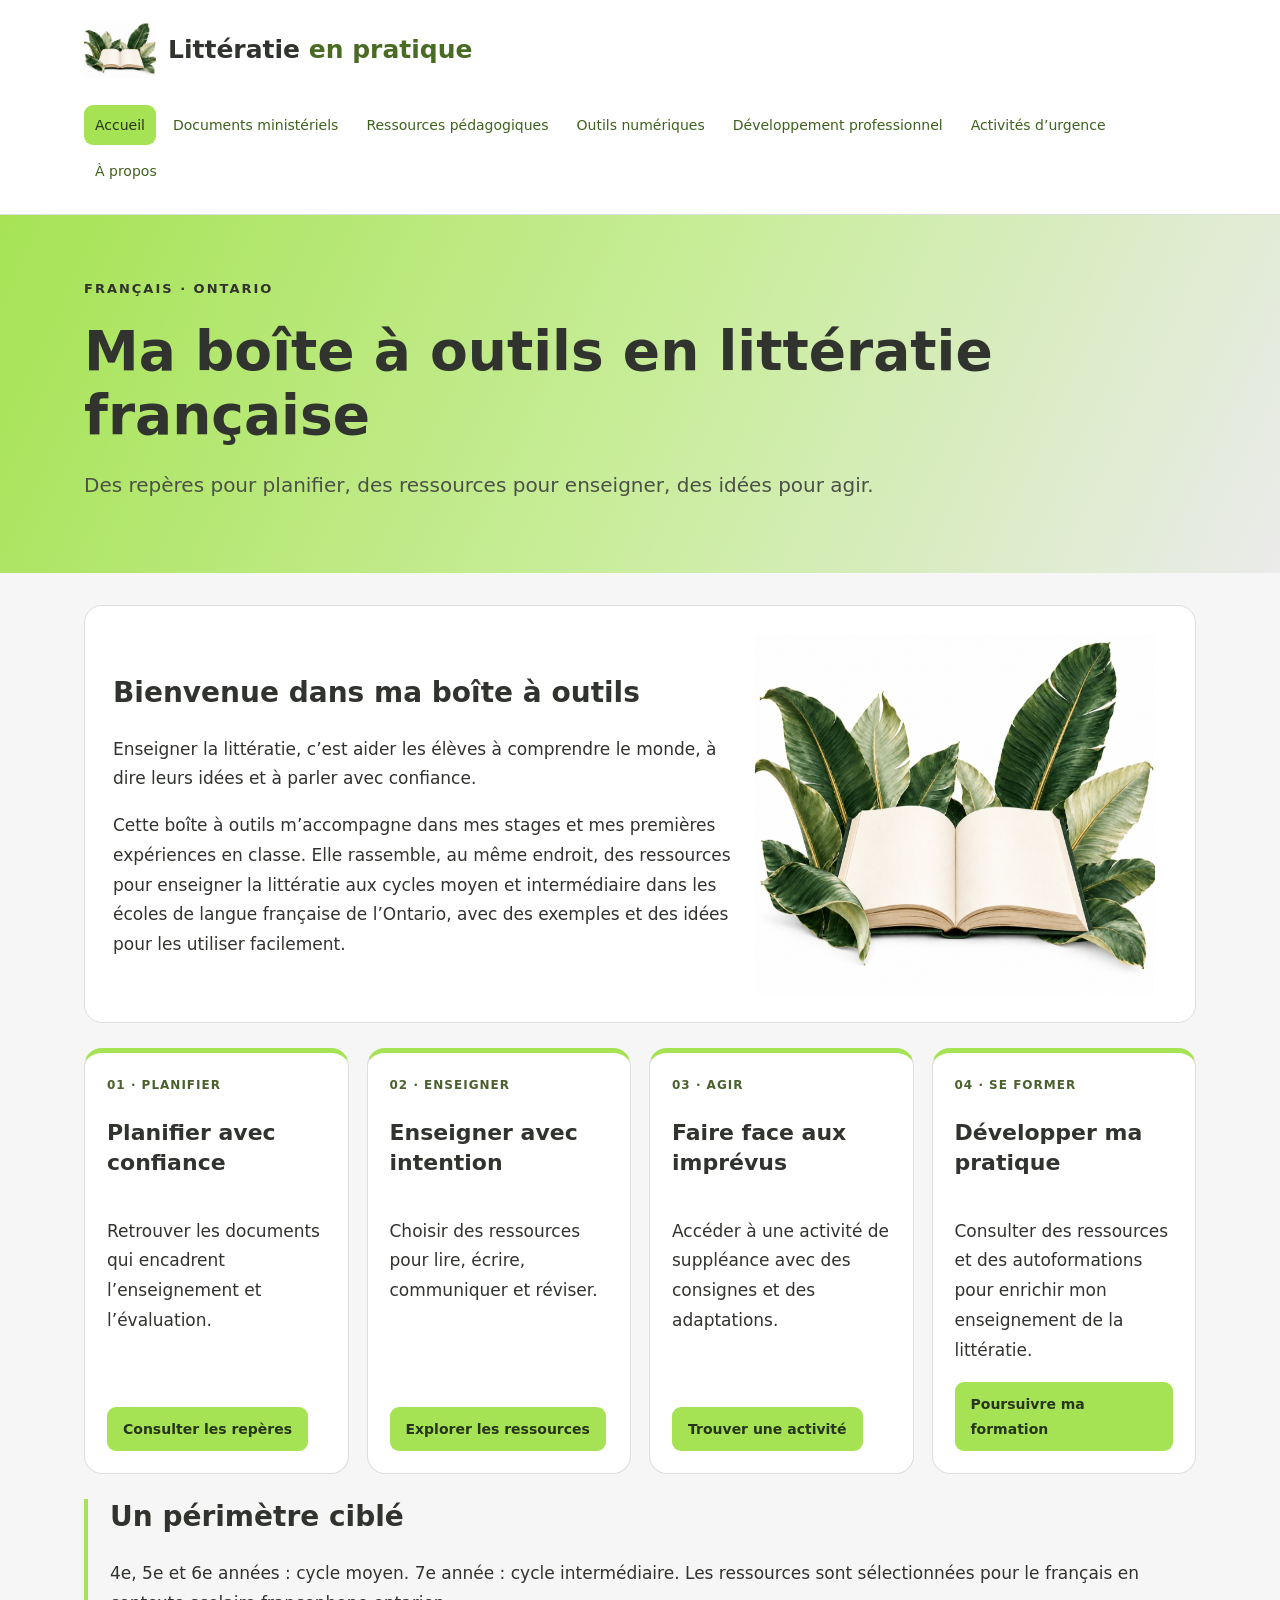
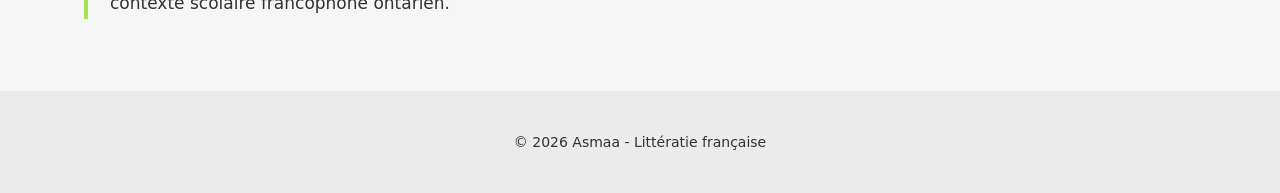
<file: index.html>
<!DOCTYPE html>
<html lang="fr">
 <head>
  <meta charset="utf-8"/>
  <meta content="width=device-width, initial-scale=1" name="viewport"/>
  <meta content="Boîte à outils en littératie française pour la 4e, la 5e, la 6e et la 7e année en Ontario." name="description"/>
  <title>
   Ma boîte à outils en littératie française | Littératie en pratique
  </title>
  <link href="assets/style.css" rel="stylesheet"/>
  <script defer="" src="assets/composants.js">
  </script>
  <style>
   .accueil-actions{grid-template-columns:repeat(4,minmax(0,1fr));gap:18px;align-items:stretch}.accueil-actions .card{display:flex;flex-direction:column;min-width:0;padding:22px}.accueil-actions .card h3{overflow-wrap:break-word}.accueil-actions .card .button{margin-top:auto;align-self:flex-start}@media(max-width:1000px){.accueil-actions{grid-template-columns:repeat(2,minmax(0,1fr))}}@media(max-width:600px){.accueil-actions{grid-template-columns:1fr}}@media print{.accueil-actions{display:block}}
  </style>
  <link href="assets/logo-livre.jpg" rel="icon" type="image/jpeg"/>
 </head>
 <body id="haut">
  <a class="skip" href="#contenu">
   Aller au contenu
  </a>
  <div id="entete">
  </div>
  <noscript>
   <p>
    Activez JavaScript pour afficher le menu et le pied de page communs.
    <a href="index.html">
     Accueil
    </a>
    ·
    <a href="apropos.html">
     À propos
    </a>
   </p>
  </noscript>
  <section class="hero">
   <div class="wrap">
    <p class="eyebrow">
     Français · Ontario
    </p>
    <h1>
     Ma boîte à outils en littératie française
    </h1>
    <p class="intro">
     Des repères pour planifier, des ressources pour enseigner, des idées pour agir.
    </p>
   </div>
  </section>
  <main class="wrap" id="contenu">
   <section class="panel welcome">
    <div>
     <h2>
      Bienvenue dans ma boîte à outils
     </h2>
     <p>
      Enseigner la littératie, c’est aider les élèves à comprendre le monde, à dire leurs idées et à parler avec confiance.
     </p>
     <p>
      Cette boîte à outils m’accompagne dans mes stages et mes premières expériences en classe. Elle rassemble, au même endroit, des ressources pour enseigner la littératie aux cycles moyen et intermédiaire dans les écoles de langue française de l’Ontario, avec des exemples et des idées pour les utiliser facilement.
     </p>
    </div>
    <img alt="Livre ouvert entouré de feuilles vertes sur fond blanc" class="book" height="360" src="assets/livre.jpg" width="460"/>
   </section>
   <div class="grid accueil-actions">
    <article class="card">
     <span class="tag">
      01 · PLANIFIER
     </span>
     <h3>
      Planifier avec confiance
     </h3>
     <p>
      Retrouver les documents qui encadrent l’enseignement et l’évaluation.
     </p>
     <a class="button" href="documents.html">
      Consulter les repères
     </a>
    </article>
    <article class="card">
     <span class="tag">
      02 · ENSEIGNER
     </span>
     <h3>
      Enseigner avec intention
     </h3>
     <p>
      Choisir des ressources pour lire, écrire, communiquer et réviser.
     </p>
     <a class="button" href="ressources.html">
      Explorer les ressources
     </a>
    </article>
    <article class="card">
     <span class="tag">
      03 · AGIR
     </span>
     <h3>
      Faire face aux imprévus
     </h3>
     <p>
      Accéder à une activité de suppléance avec des consignes et des adaptations.
     </p>
     <a class="button" href="activites.html">
      Trouver une activité
     </a>
    </article>
    <article class="card">
     <span class="tag">
      04 · SE FORMER
     </span>
     <h3>
      Développer ma pratique
     </h3>
     <p>
      Consulter des ressources et des autoformations pour enrichir mon enseignement de la littératie.
     </p>
     <a class="button" href="formation.html">
      Poursuivre ma formation
     </a>
    </article>
   </div>
   <section class="scope">
    <h2>
     Un périmètre ciblé
    </h2>
    <p>
     4e, 5e et 6e années : cycle moyen. 7e année : cycle intermédiaire. Les ressources sont sélectionnées pour le français en contexte scolaire francophone ontarien.
    </p>
   </section>
  </main>
  <div id="pied-de-page">
  </div>
 </body>
</html>
</file>
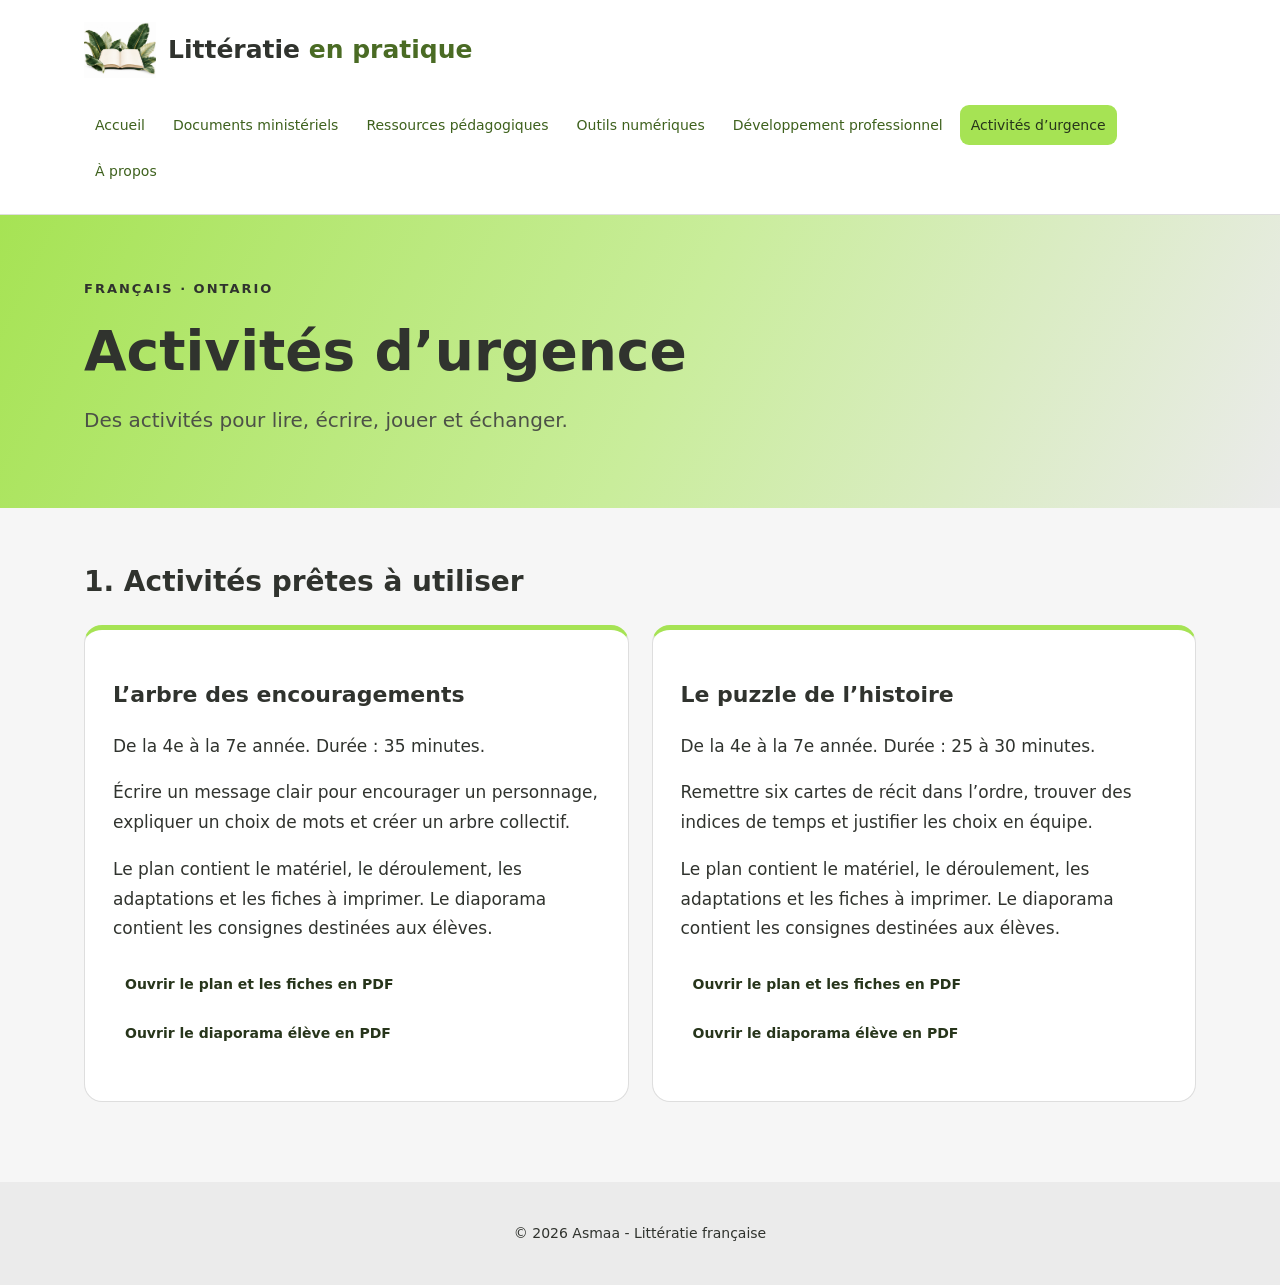
<file: activites.html>
<!DOCTYPE html>
<html lang="fr">
 <head>
  <meta charset="utf-8"/>
  <meta content="width=device-width, initial-scale=1" name="viewport"/>
  <title>
   Activités d’urgence | Littératie en pratique
  </title>
  <link href="assets/style.css" rel="stylesheet"/>
  <script defer="" src="assets/composants.js">
  </script>
  <link href="assets/logo-livre.jpg" rel="icon" type="image/jpeg"/>
 </head>
 <body id="haut">
  <a class="skip" href="#contenu">
   Aller au contenu
  </a>
  <div id="entete">
  </div>
  <noscript>
   <p>
    <a href="index.html">
     Accueil
    </a>
   </p>
  </noscript>
  <section class="hero">
   <div class="wrap">
    <p class="eyebrow">
     Français · Ontario
    </p>
    <h1>
     Activités d’urgence
    </h1>
    <p class="intro">
     Des activités pour lire, écrire, jouer et échanger.
    </p>
   </div>
  </section>
  <main class="wrap" id="contenu">
   <section>
    <h2>
     1. Activités prêtes à utiliser
    </h2>
    <div class="grid">
     <article class="card">
      <h3>
       L’arbre des encouragements
      </h3>
      <p>
       De la 4e à la 7e année. Durée : 35 minutes.
      </p>
      <p>
       Écrire un message clair pour encourager un personnage, expliquer un choix de mots et créer un arbre collectif.
      </p>
      <p>
       Le plan contient le matériel, le déroulement, les adaptations et les fiches à imprimer. Le diaporama contient les consignes destinées aux élèves.
      </p>
      <div class="toc">
       <a class="button" href="assets/Plan%20et%20fiches%20L%20arbre%20des%20encouragements.pdf" rel="noopener noreferrer" target="_blank">
        Ouvrir le plan et les fiches en PDF
       </a>
       <a class="button" href="assets/L%20arbre%20des%20encouragements%20eleves.pdf" rel="noopener noreferrer" target="_blank">
        Ouvrir le diaporama élève en PDF
       </a>
      </div>
     </article>
     <article class="card">
      <h3>
       Le puzzle de l’histoire
      </h3>
      <p>
       De la 4e à la 7e année. Durée : 25 à 30 minutes.
      </p>
      <p>
       Remettre six cartes de récit dans l’ordre, trouver des indices de temps et justifier les choix en équipe.
      </p>
      <p>
       Le plan contient le matériel, le déroulement, les adaptations et les fiches à imprimer. Le diaporama contient les consignes destinées aux élèves.
      </p>
      <div class="toc">
       <a class="button" href="assets/Plan%20et%20fiches%20Le%20puzzle%20de%20l%20histoire.pdf" rel="noopener noreferrer" target="_blank">
        Ouvrir le plan et les fiches en PDF
       </a>
       <a class="button" href="assets/Le%20puzzle%20de%20l%20histoire%20eleves.pdf" rel="noopener noreferrer" target="_blank">
        Ouvrir le diaporama élève en PDF
       </a>
      </div>
     </article>
    </div>
   </section>
  </main>
  <div id="pied-de-page">
  </div>
 </body>
</html>
</file>
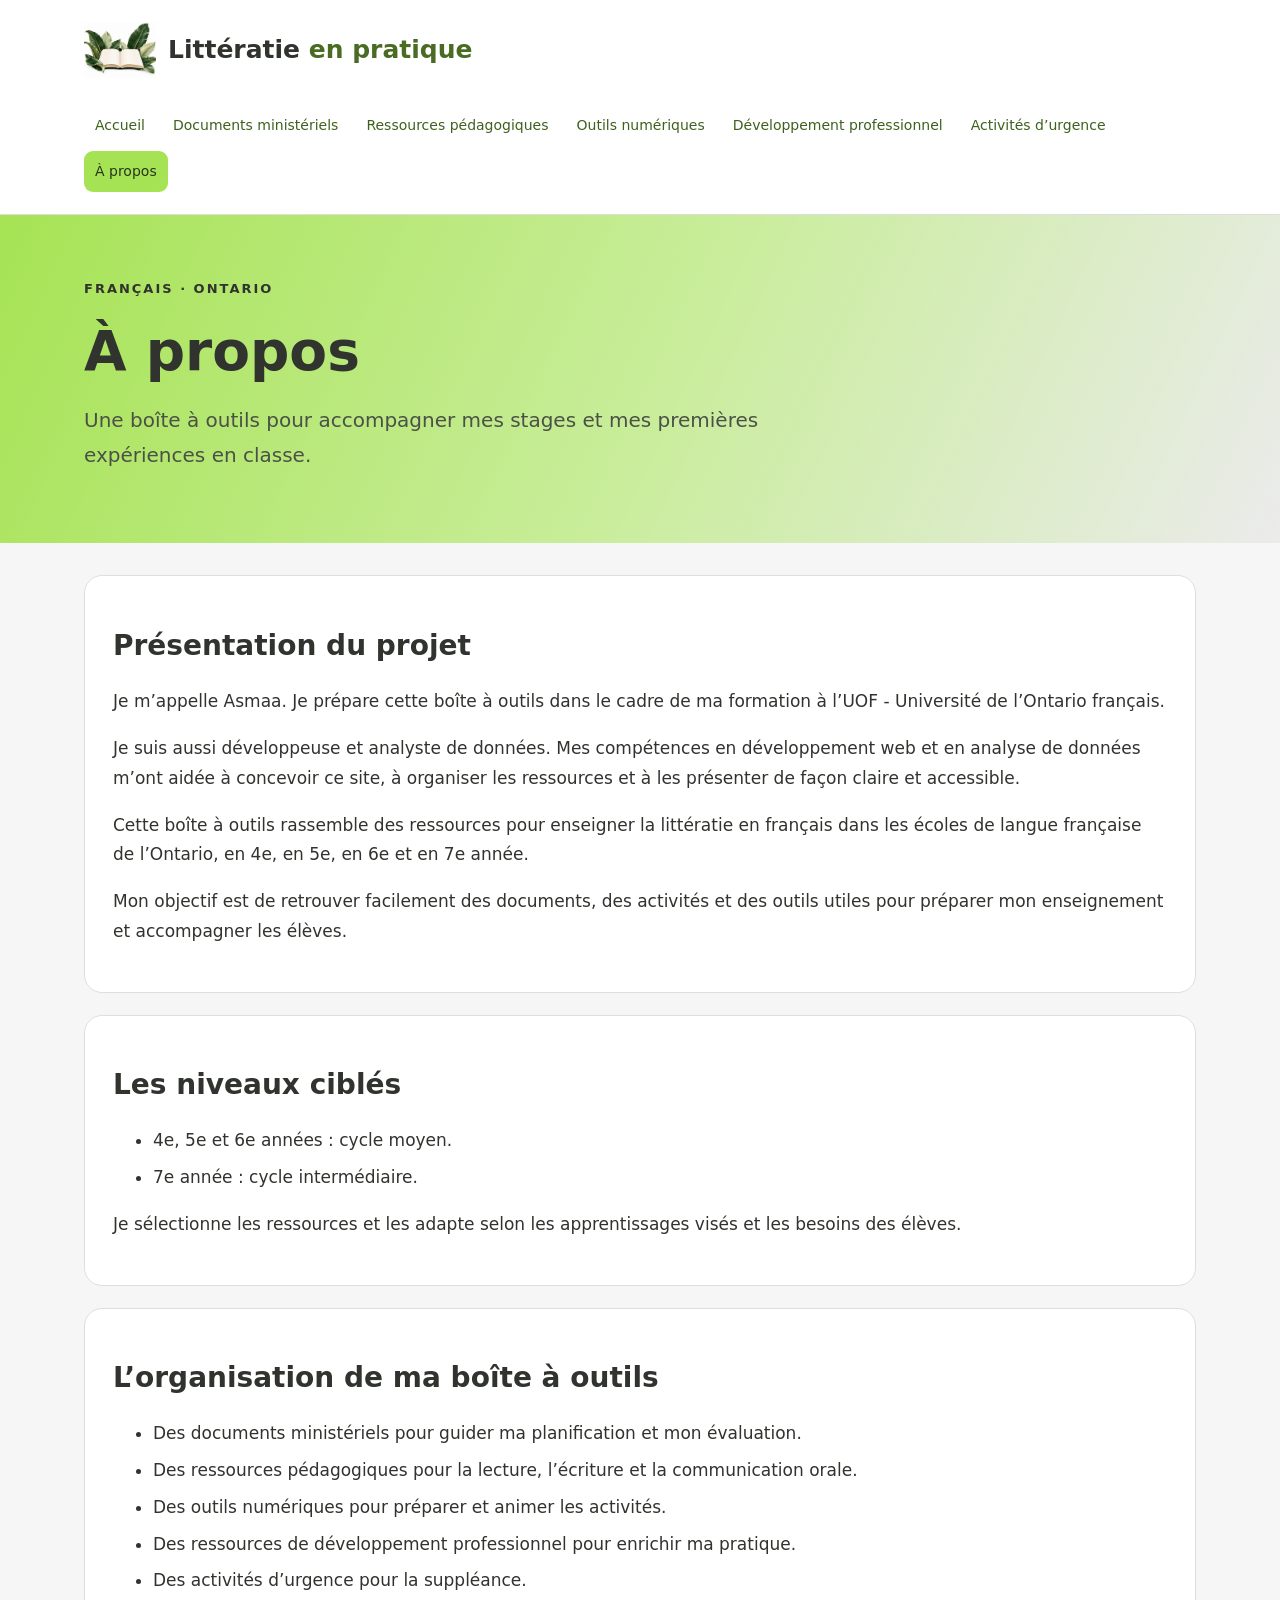
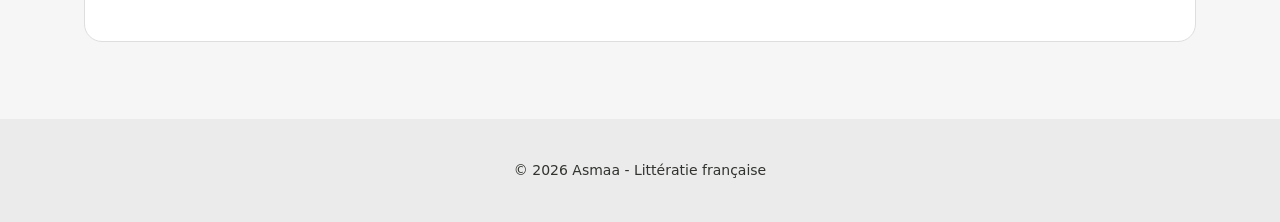
<file: apropos.html>
<!DOCTYPE html>
<html lang="fr">
 <head>
  <meta charset="utf-8"/>
  <meta content="width=device-width, initial-scale=1" name="viewport"/>
  <title>
   À propos | Littératie en pratique
  </title>
  <link href="assets/style.css" rel="stylesheet"/>
  <script defer="" src="assets/composants.js">
  </script>
  <link href="assets/logo-livre.jpg" rel="icon" type="image/jpeg"/>
 </head>
 <body id="haut">
  <a class="skip" href="#contenu">
   Aller au contenu
  </a>
  <div id="entete">
  </div>
  <noscript>
   <p>
    <a href="index.html">
     Accueil
    </a>
   </p>
  </noscript>
  <section class="hero">
   <div class="wrap">
    <p class="eyebrow">
     Français · Ontario
    </p>
    <h1>
     À propos
    </h1>
    <p class="intro">
     Une boîte à outils pour accompagner mes stages et mes premières expériences en classe.
    </p>
   </div>
  </section>
  <main class="wrap" id="contenu">
   <section class="panel">
    <h2>
     Présentation du projet
    </h2>
    <p>
     Je m’appelle Asmaa. Je prépare cette boîte à outils dans le cadre de ma formation à l’UOF - Université de l’Ontario français.
    </p>
    <p>
     Je suis aussi développeuse et analyste de données. Mes compétences en développement web et en analyse de données m’ont aidée à concevoir ce site, à organiser les ressources et à les présenter de façon claire et accessible.
    </p>
    <p>
     Cette boîte à outils rassemble des ressources pour enseigner la littératie en français dans les écoles de langue française de l’Ontario, en 4e, en 5e, en 6e et en 7e année.
    </p>
    <p>
     Mon objectif est de retrouver facilement des documents, des activités et des outils utiles pour préparer mon enseignement et accompagner les élèves.
    </p>
   </section>
   <section class="panel">
    <h2>
     Les niveaux ciblés
    </h2>
    <ul>
     <li>
      4e, 5e et 6e années : cycle moyen.
     </li>
     <li>
      7e année : cycle intermédiaire.
     </li>
    </ul>
    <p>
     Je sélectionne les ressources et les adapte selon les apprentissages visés et les besoins des élèves.
    </p>
   </section>
   <section class="panel">
    <h2>
     L’organisation de ma boîte à outils
    </h2>
    <ul>
     <li>
      Des documents ministériels pour guider ma planification et mon évaluation.
     </li>
     <li>
      Des ressources pédagogiques pour la lecture, l’écriture et la communication orale.
     </li>
     <li>
      Des outils numériques pour préparer et animer les activités.
     </li>
     <li>
      Des ressources de développement professionnel pour enrichir ma pratique.
     </li>
     <li>
      Des activités d’urgence pour la suppléance.
     </li>
    </ul>
   </section>
  </main>
  <div id="pied-de-page">
  </div>
 </body>
</html>
</file>
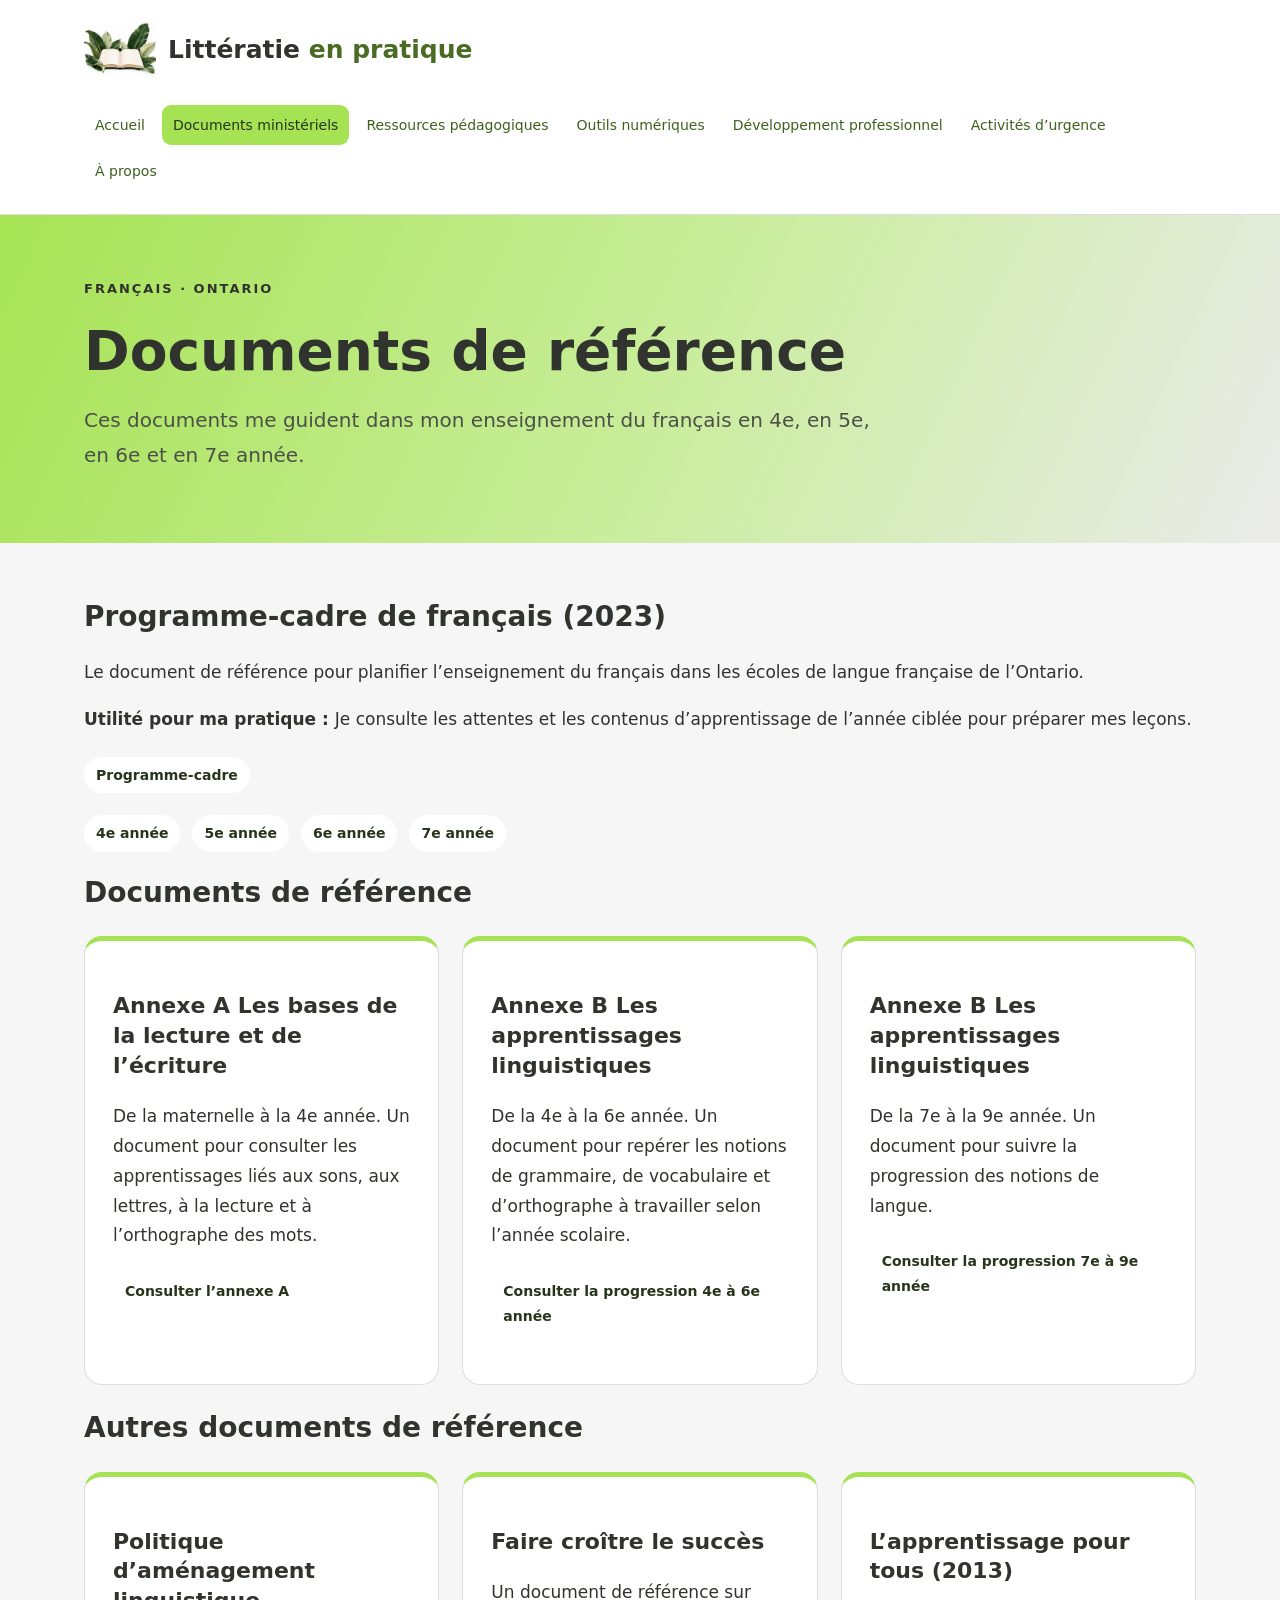
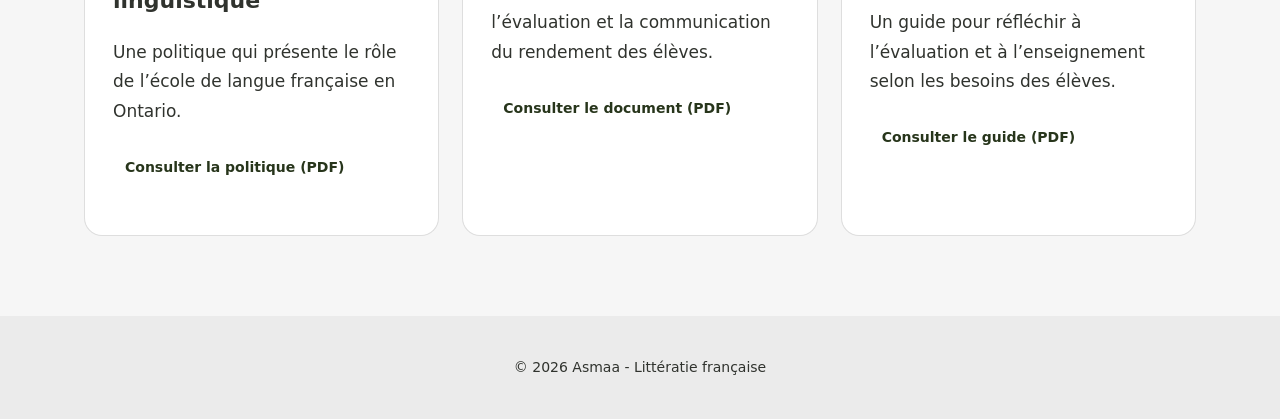
<file: documents.html>
<!DOCTYPE html>
<html lang="fr">
 <head>
  <meta charset="utf-8"/>
  <meta content="width=device-width, initial-scale=1" name="viewport"/>
  <title>
   Documents de référence | Littératie en pratique
  </title>
  <link href="assets/style.css" rel="stylesheet"/>
  <script defer="" src="assets/composants.js">
  </script>
  <link href="assets/logo-livre.jpg" rel="icon" type="image/jpeg"/>
 </head>
 <body id="haut">
  <a class="skip" href="#contenu">
   Aller au contenu
  </a>
  <div id="entete">
  </div>
  <noscript>
   <p>
    <a href="index.html">
     Accueil
    </a>
   </p>
  </noscript>
  <section class="hero">
   <div class="wrap">
    <p class="eyebrow">
     Français · Ontario
    </p>
    <h1>
     Documents de référence
    </h1>
    <p class="intro">
     Ces documents me guident dans mon enseignement du français en 4e, en 5e, en 6e et en 7e année.
    </p>
   </div>
  </section>
  <main class="wrap" id="contenu">
   <section>
    <h2>
     Programme-cadre de français (2023)
    </h2>
    <p>
     Le document de référence pour planifier l’enseignement du français dans les écoles de langue française de l’Ontario.
    </p>
    <p>
     <strong>
      Utilité pour ma pratique :
     </strong>
     Je consulte les attentes et les contenus d’apprentissage de l’année ciblée pour préparer mes leçons.
    </p>
    <div class="toc">
     <a class="button" href="https://www.dcp.edu.gov.on.ca/fr/curriculum/elementaire-francais" rel="noopener noreferrer" target="_blank">
      Programme-cadre
     </a>
    </div>
    <div class="toc">
     <a class="button" href="https://www.dcp.edu.gov.on.ca/fr/curriculum/elementaire-francais/annee/4e-annee" rel="noopener noreferrer" target="_blank">
      4e année
     </a>
     <a class="button" href="https://www.dcp.edu.gov.on.ca/fr/curriculum/elementaire-francais/annee/5e-annee" rel="noopener noreferrer" target="_blank">
      5e année
     </a>
     <a class="button" href="https://www.dcp.edu.gov.on.ca/fr/curriculum/elementaire-francais/annee/6e-annee" rel="noopener noreferrer" target="_blank">
      6e année
     </a>
     <a class="button" href="https://www.dcp.edu.gov.on.ca/fr/curriculum/elementaire-francais/annee/7e-annee" rel="noopener noreferrer" target="_blank">
      7e année
     </a>
    </div>
   </section>
   <section>
    <h2>
     Documents de référence
    </h2>
    <div class="grid">
     <article class="card" data-ressource="">
      <h3>
       Annexe A Les bases de la lecture et de l’écriture
      </h3>
      <p>
       De la maternelle à la 4e année. Un document pour consulter les apprentissages liés aux sons, aux lettres, à la lecture et à l’orthographe des mots.
      </p>
      <div class="toc">
       <a class="button" href="https://assets-us-01.kc-usercontent.com/fbd574c4-da36-0066-a0c5-849ffb2de96e/52570ada-df0e-42b0-a37d-ffb14289feda/ContinuumAnnexeA_NotionsFondamentales_M-4-AODA.pdf" rel="noopener noreferrer" target="_blank">
        Consulter l’annexe A
       </a>
      </div>
     </article>
     <article class="card" data-ressource="">
      <h3>
       Annexe B Les apprentissages linguistiques
      </h3>
      <p>
       De la 4e à la 6e année. Un document pour repérer les notions de grammaire, de vocabulaire et d’orthographe à travailler selon l’année scolaire.
      </p>
      <div class="toc">
       <a class="button" href="https://assets-us-01.kc-usercontent.com/fbd574c4-da36-0066-a0c5-849ffb2de96e/650a3d86-3ec9-4d1a-a171-c39b56f3c95f/AnnexeB_4-6_v2.pdf" rel="noopener noreferrer" target="_blank">
        Consulter la progression 4e à 6e année
       </a>
      </div>
     </article>
     <article class="card" data-ressource="">
      <h3>
       Annexe B Les apprentissages linguistiques
      </h3>
      <p>
       De la 7e à la 9e année. Un document pour suivre la progression des notions de langue.
      </p>
      <div class="toc">
       <a class="button" href="https://assets-us-01.kc-usercontent.com/fbd574c4-da36-0066-a0c5-849ffb2de96e/b439d813-09fe-46e6-9af8-be51c59f0ae3/AnnexeB_7-9_v2.pdf" rel="noopener noreferrer" target="_blank">
        Consulter la progression 7e à 9e année
       </a>
      </div>
     </article>
    </div>
   </section>
   <section>
    <h2>
     Autres documents de référence
    </h2>
    <div class="grid">
     <article class="card" data-ressource="">
      <h3>
       Politique d’aménagement linguistique
      </h3>
      <p>
       Une politique qui présente le rôle de l’école de langue française en Ontario.
      </p>
      <div class="toc">
       <a class="button" href="https://files.ontario.ca/edu_5/edu-amenagement-linguistique-policy-french-language-education-fr-2023-04-04.pdf" rel="noopener noreferrer" target="_blank">
        Consulter la politique (PDF)
       </a>
      </div>
     </article>
     <article class="card" data-ressource="">
      <h3>
       Faire croître le succès
      </h3>
      <p>
       Un document de référence sur l’évaluation et la communication du rendement des élèves.
      </p>
      <div class="toc">
       <a class="button" href="https://www.edu.gov.on.ca/fre/policyfunding/growSuccessfr.pdf" rel="noopener noreferrer" target="_blank">
        Consulter le document (PDF)
       </a>
      </div>
     </article>
     <article class="card" data-ressource="">
      <h3>
       L’apprentissage pour tous (2013)
      </h3>
      <p>
       Un guide pour réfléchir à l’évaluation et à l’enseignement selon les besoins des élèves.
      </p>
      <div class="toc">
       <a class="button" href="https://files.ontario.ca/edu-learning-for-all-2013-fr-2022-01-28.pdf" rel="noopener noreferrer" target="_blank">
        Consulter le guide (PDF)
       </a>
      </div>
     </article>
    </div>
   </section>
  </main>
  <div id="pied-de-page">
  </div>
 </body>
</html>
</file>
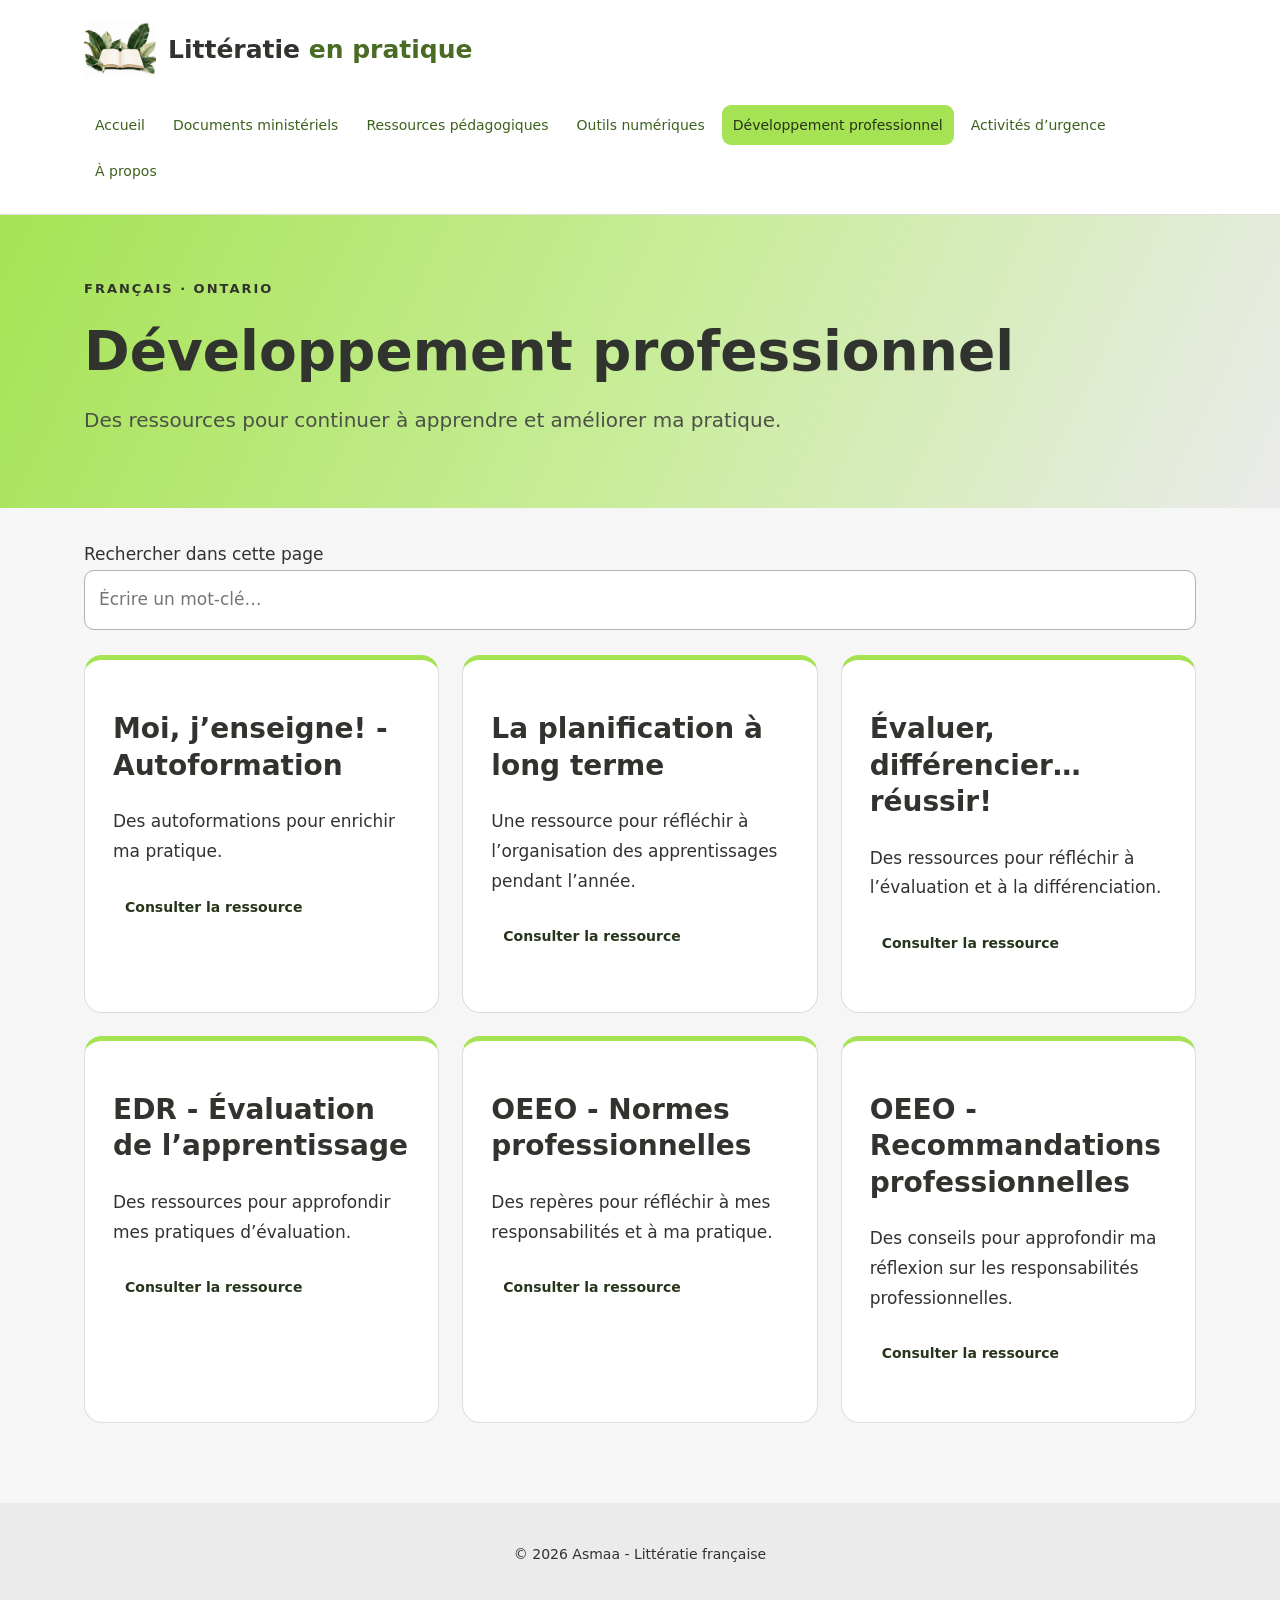
<file: formation.html>
<!DOCTYPE html>
<html lang="fr">
 <head>
  <meta charset="utf-8"/>
  <meta content="width=device-width, initial-scale=1" name="viewport"/>
  <title>
   Développement professionnel | Littératie en pratique
  </title>
  <link href="assets/style.css" rel="stylesheet"/>
  <script defer="" src="assets/composants.js">
  </script>
  <link href="assets/logo-livre.jpg" rel="icon" type="image/jpeg"/>
 </head>
 <body id="haut">
  <a class="skip" href="#contenu">
   Aller au contenu
  </a>
  <div id="entete">
  </div>
  <noscript>
   <p>
    <a href="index.html">
     Accueil
    </a>
    ·
    <a href="ressources.html">
     Ressources
    </a>
    ·
    <a href="numerique.html">
     Outils numériques
    </a>
    ·
    <a href="formation.html">
     Développement professionnel
    </a>
   </p>
  </noscript>
  <section class="hero">
   <div class="wrap">
    <p class="eyebrow">
     Français · Ontario
    </p>
    <h1>
     Développement professionnel
    </h1>
    <p class="intro">
     Des ressources pour continuer à apprendre et améliorer ma pratique.
    </p>
   </div>
  </section>
  <main class="wrap" id="contenu">
   <label for="recherche">
    Rechercher dans cette page
   </label>
   <input id="recherche" placeholder="Écrire un mot-clé…" type="search"/>
   <p aria-live="polite" class="small" id="resultats" role="status">
   </p>
   <div class="grid">
    <article class="card" data-ressource="">
     <h2>
      Moi, j’enseigne! - Autoformation
     </h2>
     <p>
      Des autoformations pour enrichir ma pratique.
     </p>
     <div class="toc">
      <a class="button" href="https://moijenseigne.ca/autoformation/" rel="noopener noreferrer" target="_blank">
       Consulter la ressource
      </a>
     </div>
    </article>
    <article class="card" data-ressource="">
     <h2>
      La planification à long terme
     </h2>
     <p>
      Une ressource pour réfléchir à l’organisation des apprentissages pendant l’année.
     </p>
     <div class="toc">
      <a class="button" href="https://moijenseigne.ca/autoformation/la-planification-a-long-terme/" rel="noopener noreferrer" target="_blank">
       Consulter la ressource
      </a>
     </div>
    </article>
    <article class="card" data-ressource="">
     <h2>
      Évaluer, différencier… réussir!
     </h2>
     <p>
      Des ressources pour réfléchir à l’évaluation et à la différenciation.
     </p>
     <div class="toc">
      <a class="button" href="https://edr.e-a-v.ca/" rel="noopener noreferrer" target="_blank">
       Consulter la ressource
      </a>
     </div>
    </article>
    <article class="card" data-ressource="">
     <h2>
      EDR - Évaluation de l’apprentissage
     </h2>
     <p>
      Des ressources pour approfondir mes pratiques d’évaluation.
     </p>
     <div class="toc">
      <a class="button" href="https://edr.e-a-v.ca/evaluation-de-app/" rel="noopener noreferrer" target="_blank">
       Consulter la ressource
      </a>
     </div>
    </article>
    <article class="card" data-ressource="">
     <h2>
      OEEO - Normes professionnelles
     </h2>
     <p>
      Des repères pour réfléchir à mes responsabilités et à ma pratique.
     </p>
     <div class="toc">
      <a class="button" href="https://www.oct.ca/fr-ca/public-protection/professional-standards" rel="noopener noreferrer" target="_blank">
       Consulter la ressource
      </a>
     </div>
    </article>
    <article class="card" data-ressource="">
     <h2>
      OEEO - Recommandations professionnelles
     </h2>
     <p>
      Des conseils pour approfondir ma réflexion sur les responsabilités professionnelles.
     </p>
     <div class="toc">
      <a class="button" href="https://www.oct.ca/fr-ca/for-members/professional-advisories" rel="noopener noreferrer" target="_blank">
       Consulter la ressource
      </a>
     </div>
    </article>
   </div>
  </main>
  <div id="pied-de-page">
  </div>
 </body>
</html>
</file>
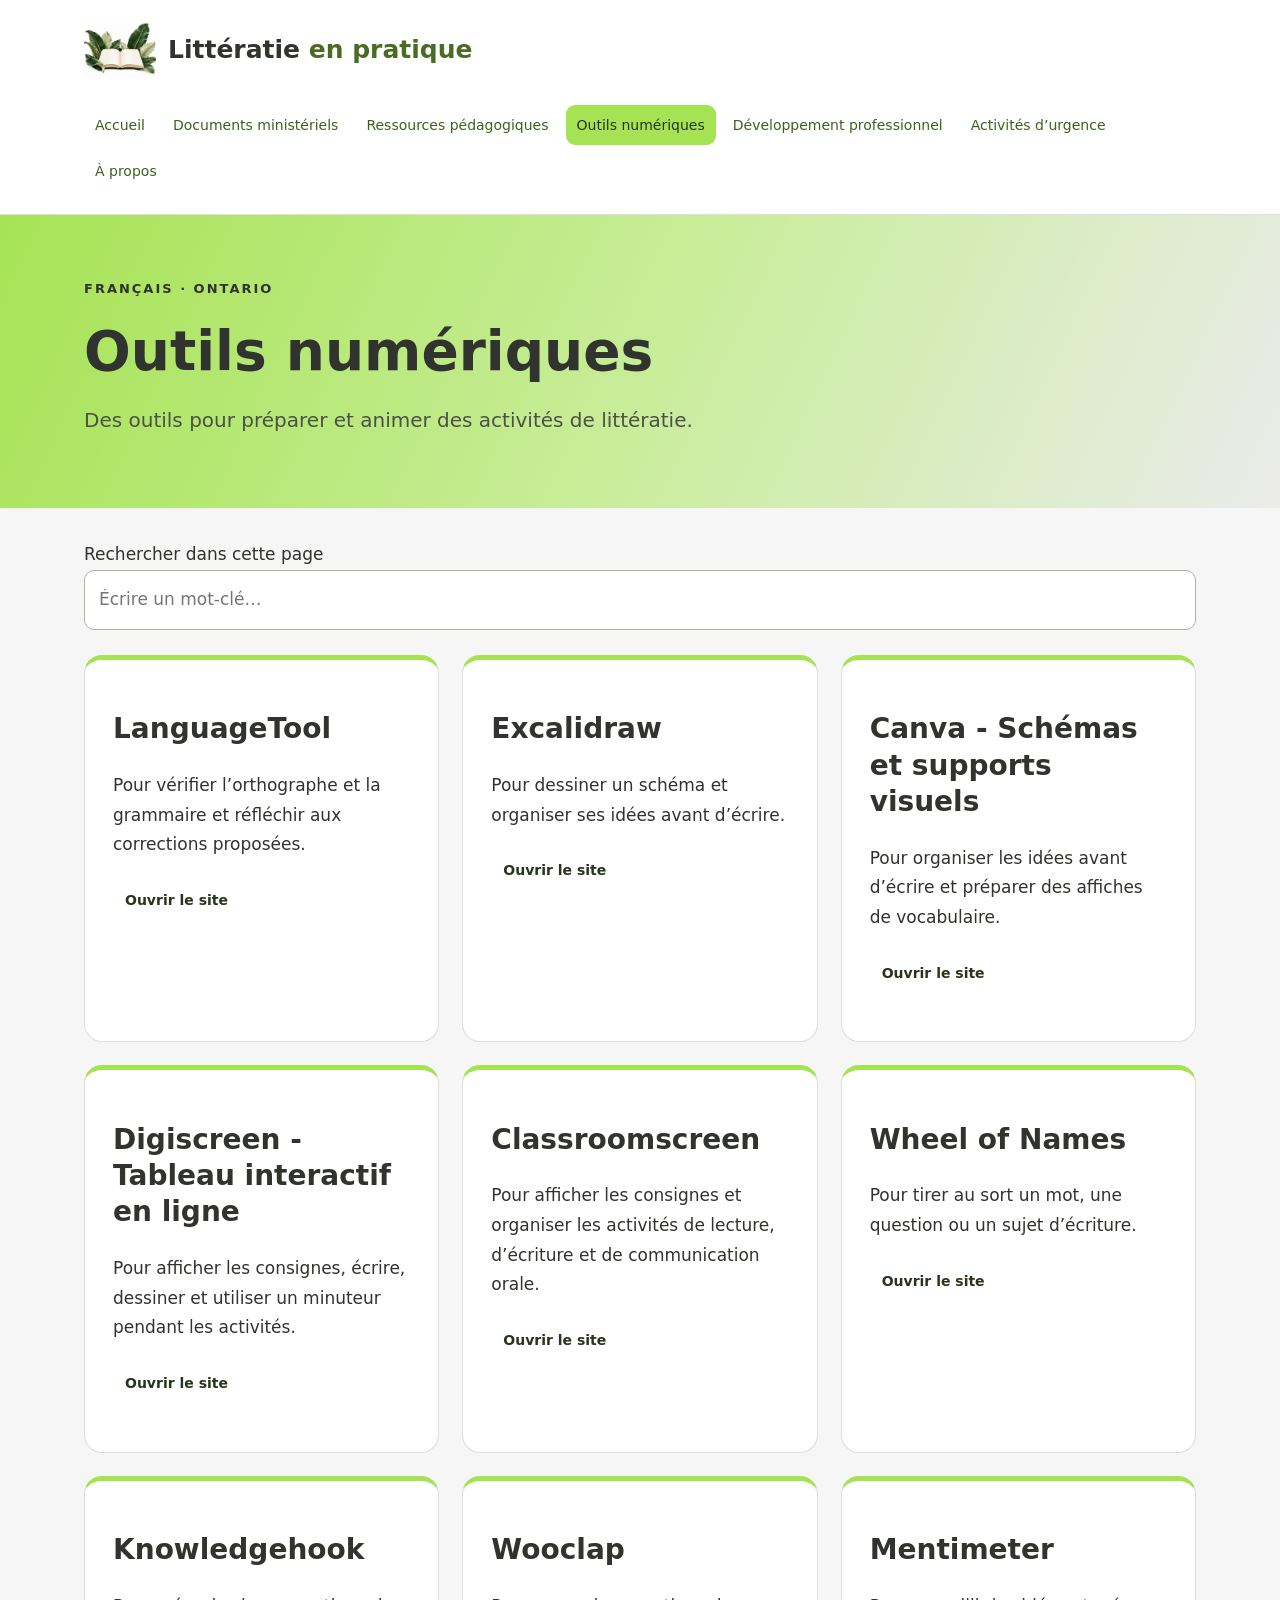
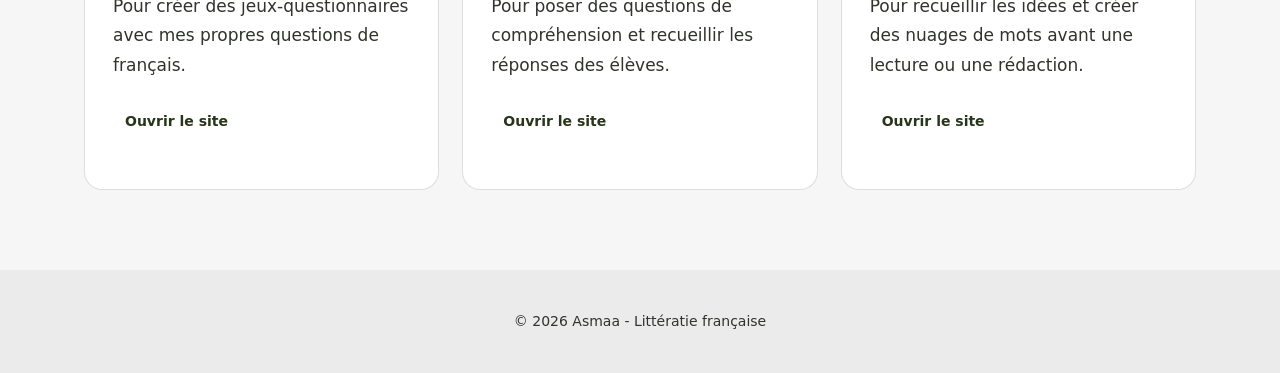
<file: numerique.html>
<!DOCTYPE html>
<html lang="fr">
 <head>
  <meta charset="utf-8"/>
  <meta content="width=device-width, initial-scale=1" name="viewport"/>
  <title>
   Outils numériques | Littératie en pratique
  </title>
  <link href="assets/style.css" rel="stylesheet"/>
  <script defer="" src="assets/composants.js">
  </script>
  <link href="assets/logo-livre.jpg" rel="icon" type="image/jpeg"/>
 </head>
 <body id="haut">
  <a class="skip" href="#contenu">
   Aller au contenu
  </a>
  <div id="entete">
  </div>
  <noscript>
   <p>
    <a href="index.html">
     Accueil
    </a>
    ·
    <a href="ressources.html">
     Ressources
    </a>
    ·
    <a href="numerique.html">
     Outils numériques
    </a>
    ·
    <a href="formation.html">
     Développement professionnel
    </a>
   </p>
  </noscript>
  <section class="hero">
   <div class="wrap">
    <p class="eyebrow">
     Français · Ontario
    </p>
    <h1>
     Outils numériques
    </h1>
    <p class="intro">
     Des outils pour préparer et animer des activités de littératie.
    </p>
   </div>
  </section>
  <main class="wrap" id="contenu">
   <label for="recherche">
    Rechercher dans cette page
   </label>
   <input id="recherche" placeholder="Écrire un mot-clé…" type="search"/>
   <p aria-live="polite" class="small" id="resultats" role="status">
   </p>
   <div class="grid">
    <article class="card" data-ressource="">
     <h2>
      LanguageTool
     </h2>
     <p>
      Pour vérifier l’orthographe et la grammaire et réfléchir aux corrections proposées.
     </p>
     <div class="toc">
      <a class="button" href="https://languagetool.org/fr" rel="noopener noreferrer" target="_blank">
       Ouvrir le site
      </a>
     </div>
    </article>
    <article class="card" data-ressource="">
     <h2>
      Excalidraw
     </h2>
     <p>
      Pour dessiner un schéma et organiser ses idées avant d’écrire.
     </p>
     <div class="toc">
      <a class="button" href="https://excalidraw.com/" rel="noopener noreferrer" target="_blank">
       Ouvrir le site
      </a>
     </div>
    </article>
    <article class="card" data-ressource="">
     <h2>
      Canva - Schémas et supports visuels
     </h2>
     <p>
      Pour organiser les idées avant d’écrire et préparer des affiches de vocabulaire.
     </p>
     <div class="toc">
      <a class="button" href="https://www.canva.com/fr_fr/graphiques/schema-fonctionnel/" rel="noopener noreferrer" target="_blank">
       Ouvrir le site
      </a>
     </div>
    </article>
    <article class="card" data-ressource="">
     <h2>
      Digiscreen - Tableau interactif en ligne
     </h2>
     <p>
      Pour afficher les consignes, écrire, dessiner et utiliser un minuteur pendant les activités.
     </p>
     <div class="toc">
      <a class="button" href="https://ladigitale.dev/digiscreen/" rel="noopener noreferrer" target="_blank">
       Ouvrir le site
      </a>
     </div>
    </article>
    <article class="card" data-ressource="">
     <h2>
      Classroomscreen
     </h2>
     <p>
      Pour afficher les consignes et organiser les activités de lecture, d’écriture et de communication orale.
     </p>
     <div class="toc">
      <a class="button" href="https://classroomscreen.com/" rel="noopener noreferrer" target="_blank">
       Ouvrir le site
      </a>
     </div>
    </article>
    <article class="card" data-ressource="">
     <h2>
      Wheel of Names
     </h2>
     <p>
      Pour tirer au sort un mot, une question ou un sujet d’écriture.
     </p>
     <div class="toc">
      <a class="button" href="https://wheelofnames.com/" rel="noopener noreferrer" target="_blank">
       Ouvrir le site
      </a>
     </div>
    </article>
    <article class="card" data-ressource="">
     <h2>
      Knowledgehook
     </h2>
     <p>
      Pour créer des jeux-questionnaires avec mes propres questions de français.
     </p>
     <div class="toc">
      <a class="button" href="https://app.knowledgehook.com/app/login" rel="noopener noreferrer" target="_blank">
       Ouvrir le site
      </a>
     </div>
    </article>
    <article class="card" data-ressource="">
     <h2>
      Wooclap
     </h2>
     <p>
      Pour poser des questions de compréhension et recueillir les réponses des élèves.
     </p>
     <div class="toc">
      <a class="button" href="https://www.wooclap.com/" rel="noopener noreferrer" target="_blank">
       Ouvrir le site
      </a>
     </div>
    </article>
    <article class="card" data-ressource="">
     <h2>
      Mentimeter
     </h2>
     <p>
      Pour recueillir les idées et créer des nuages de mots avant une lecture ou une rédaction.
     </p>
     <div class="toc">
      <a class="button" href="https://www.mentimeter.com/" rel="noopener noreferrer" target="_blank">
       Ouvrir le site
      </a>
     </div>
    </article>
   </div>
  </main>
  <div id="pied-de-page">
  </div>
 </body>
</html>
</file>
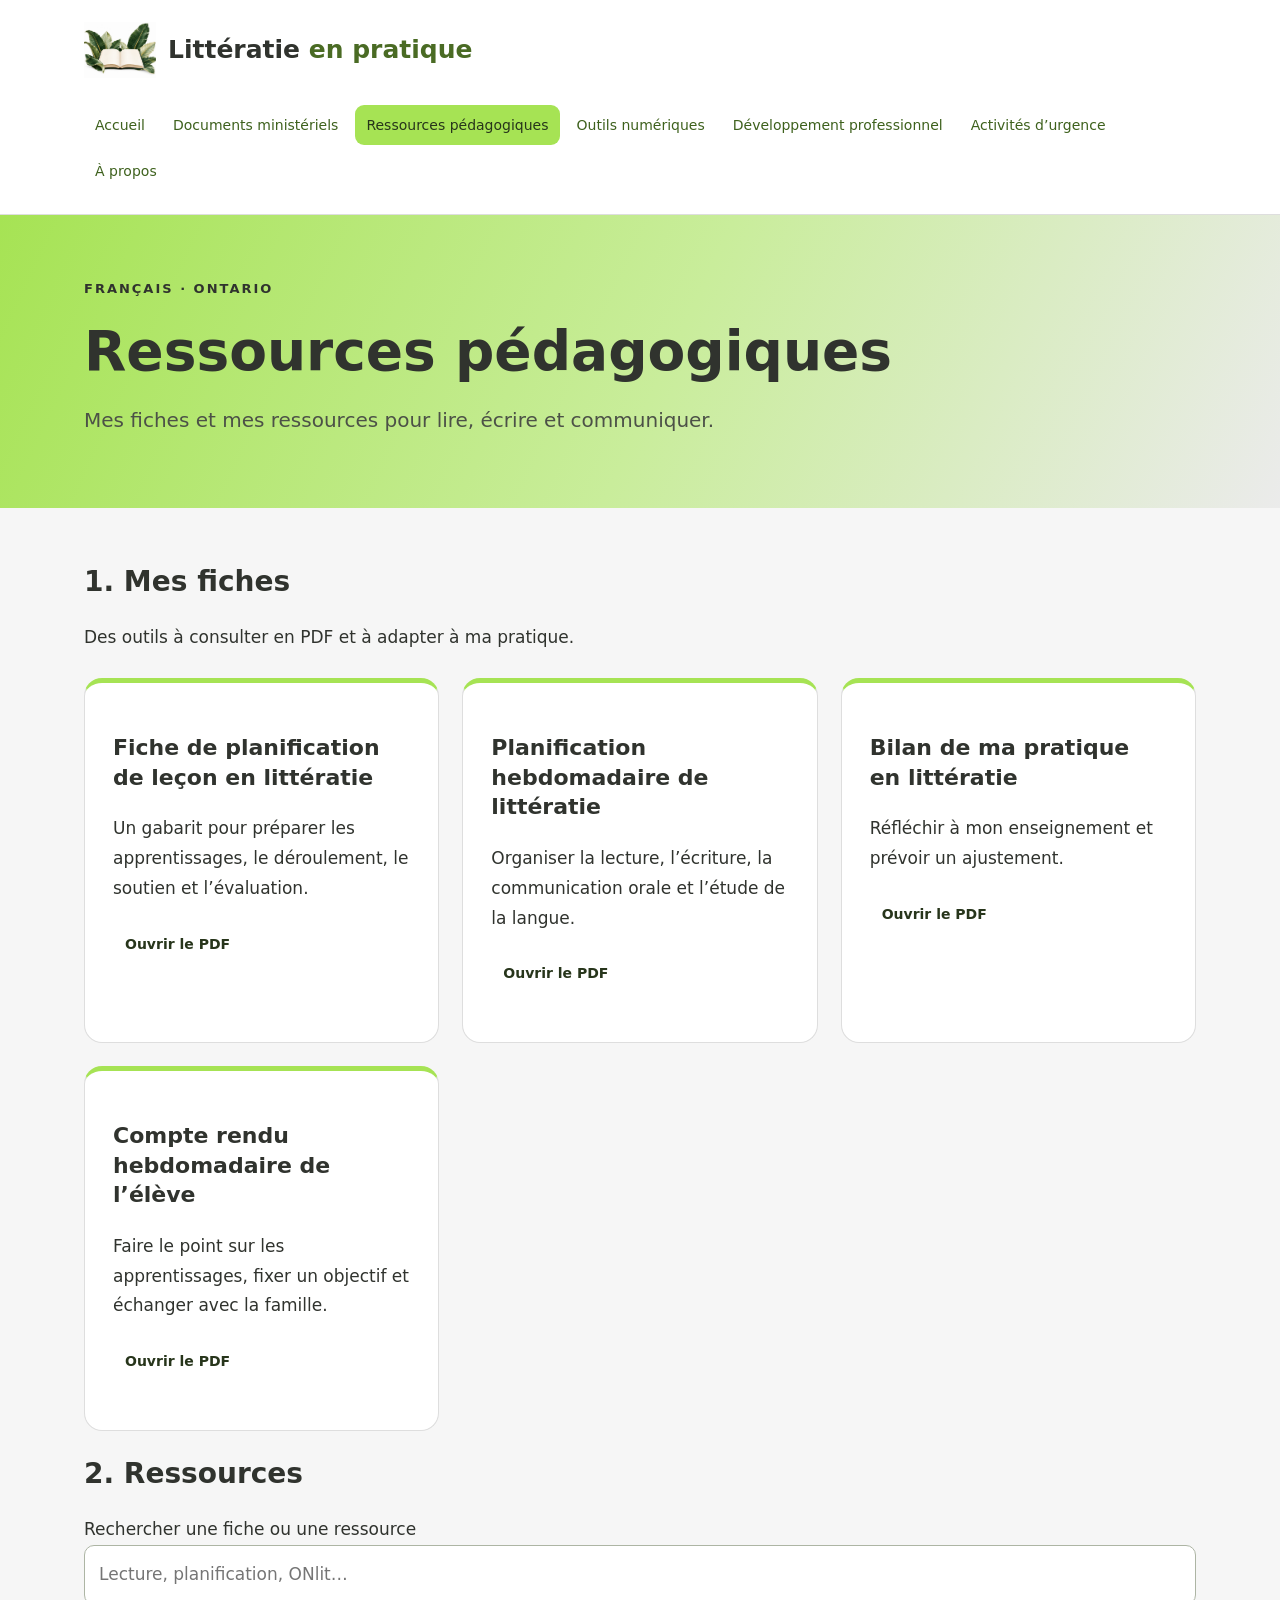
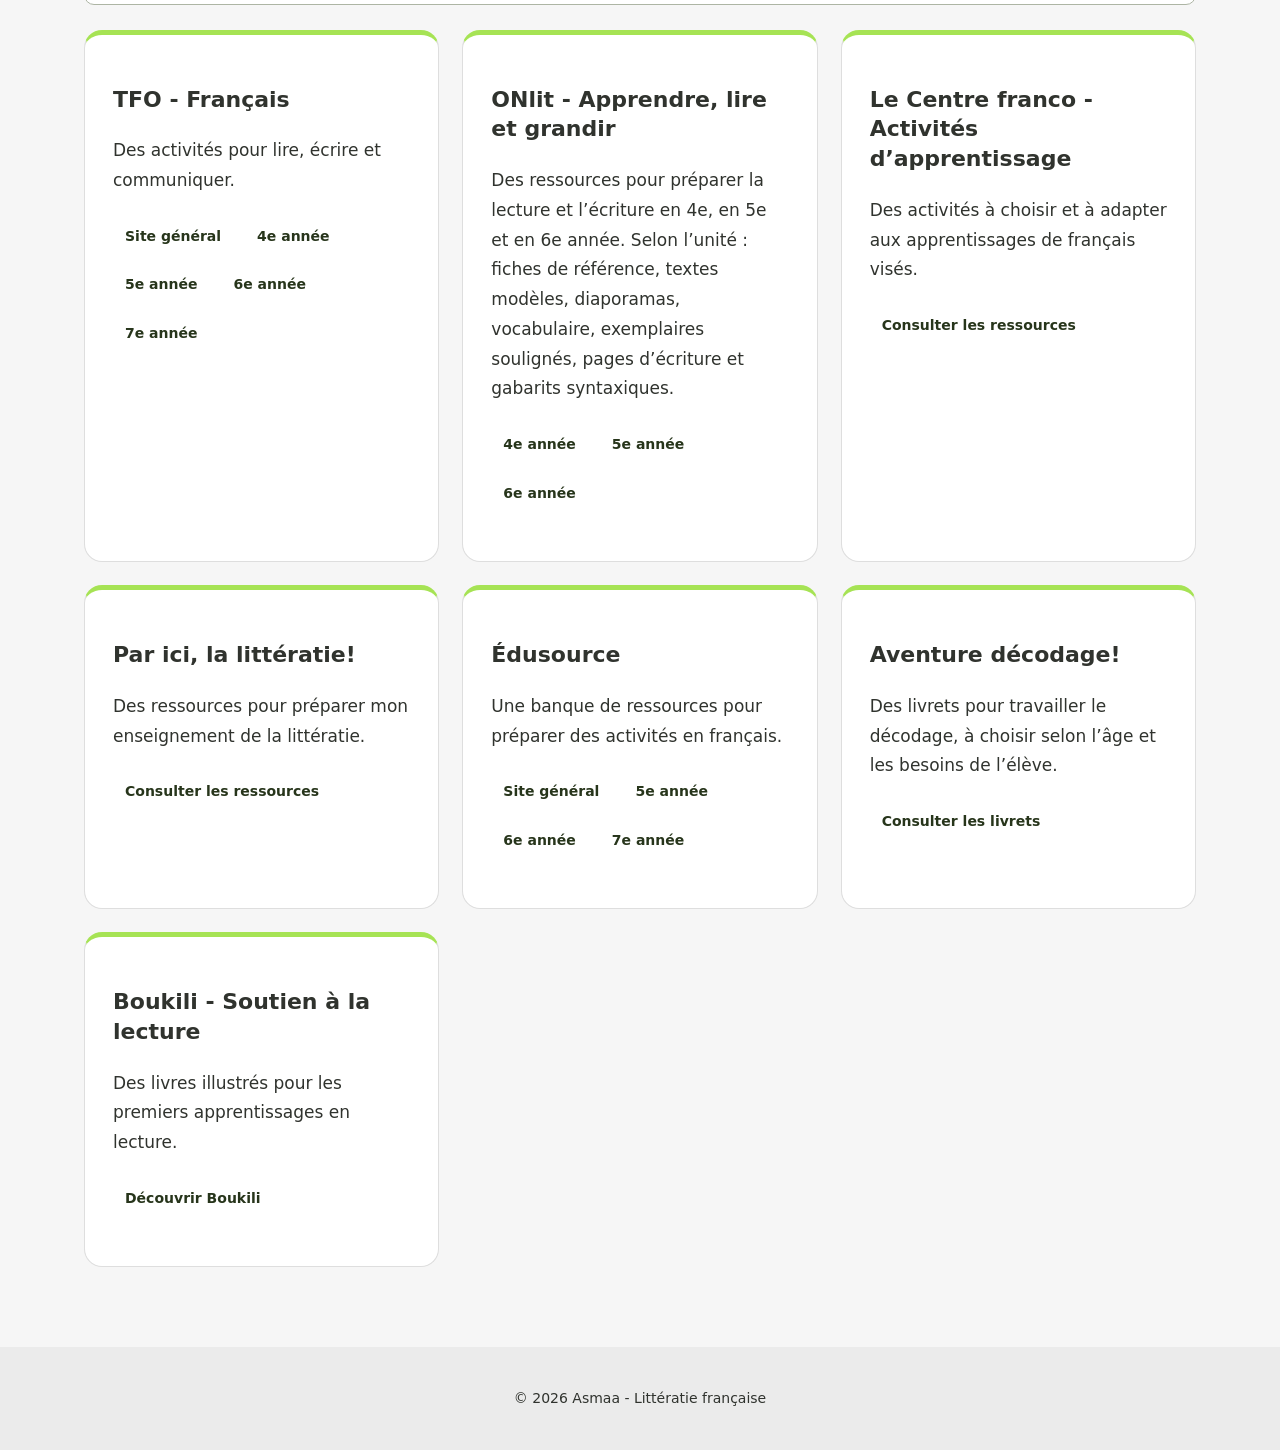
<file: ressources.html>
<!DOCTYPE html>
<html lang="fr">
 <head>
  <meta charset="utf-8"/>
  <meta content="width=device-width, initial-scale=1" name="viewport"/>
  <title>
   Ressources pédagogiques | Littératie en pratique
  </title>
  <link href="assets/style.css" rel="stylesheet"/>
  <script defer="" src="assets/composants.js">
  </script>
  <link href="assets/logo-livre.jpg" rel="icon" type="image/jpeg"/>
 </head>
 <body id="haut">
  <a class="skip" href="#contenu">
   Aller au contenu
  </a>
  <div id="entete">
  </div>
  <noscript>
   <p>
    <a href="index.html">
     Accueil
    </a>
   </p>
  </noscript>
  <section class="hero">
   <div class="wrap">
    <p class="eyebrow">
     Français · Ontario
    </p>
    <h1>
     Ressources pédagogiques
    </h1>
    <p class="intro">
     Mes fiches et mes ressources pour lire, écrire et communiquer.
    </p>
   </div>
  </section>
  <main class="wrap" id="contenu">
   <section aria-labelledby="mes-fiches">
    <h2 id="mes-fiches">
     1. Mes fiches
    </h2>
    <p>
     Des outils à consulter en PDF et à adapter à ma pratique.
    </p>
    <div class="grid">
     <article class="card" data-ressource="">
      <h3>
       Fiche de planification de leçon en littératie
      </h3>
      <p>
       Un gabarit pour préparer les apprentissages, le déroulement, le soutien et l’évaluation.
      </p>
      <div class="toc">
       <a class="button" href="assets/Fiche%20de%20planification%20de%20lecon%20en%20litteratie.pdf" rel="noopener noreferrer" target="_blank">
        Ouvrir le PDF
       </a>
      </div>
     </article>
     <article class="card" data-ressource="">
      <h3>
       Planification hebdomadaire de littératie
      </h3>
      <p>
       Organiser la lecture, l’écriture, la communication orale et l’étude de la langue.
      </p>
      <div class="toc">
       <a class="button" href="assets/Planification%20hebdomadaire%20de%20litteratie.pdf" rel="noopener noreferrer" target="_blank">
        Ouvrir le PDF
       </a>
      </div>
     </article>
     <article class="card" data-ressource="">
      <h3>
       Bilan de ma pratique en littératie
      </h3>
      <p>
       Réfléchir à mon enseignement et prévoir un ajustement.
      </p>
      <div class="toc">
       <a class="button" href="assets/Bilan%20de%20ma%20pratique%20en%20litteratie.pdf" rel="noopener noreferrer" target="_blank">
        Ouvrir le PDF
       </a>
      </div>
     </article>
     <article class="card" data-ressource="">
      <h3>
       Compte rendu hebdomadaire de l’élève
      </h3>
      <p>
       Faire le point sur les apprentissages, fixer un objectif et échanger avec la famille.
      </p>
      <div class="toc">
       <a class="button" href="assets/Compte%20rendu%20hebdomadaire%20eleve%20litteratie.pdf" rel="noopener noreferrer" target="_blank">
        Ouvrir le PDF
       </a>
      </div>
     </article>
    </div>
   </section>
   <section aria-labelledby="ressources">
    <h2 id="ressources">
     2. Ressources
    </h2>
    <label for="recherche">
     Rechercher une fiche ou une ressource
    </label>
    <input id="recherche" placeholder="Lecture, planification, ONlit…" type="search"/>
    <p aria-live="polite" class="small" id="resultats" role="status">
    </p>
    <div class="grid">
     <article class="card" data-ressource="">
      <h3>
       TFO - Français
      </h3>
      <p>
       Des activités pour lire, écrire et communiquer.
      </p>
      <div class="toc">
       <a class="button" href="https://apprendre.tfo.org/" rel="noopener noreferrer" target="_blank">
        Site général
       </a>
       <a class="button" href="https://apprendre.tfo.org/4e-annee/francais/activites" rel="noopener noreferrer" target="_blank">
        4e année
       </a>
       <a class="button" href="https://apprendre.tfo.org/5e-annee/francais/activites" rel="noopener noreferrer" target="_blank">
        5e année
       </a>
       <a class="button" href="https://apprendre.tfo.org/6e-annee/francais/activites" rel="noopener noreferrer" target="_blank">
        6e année
       </a>
       <a class="button" href="https://apprendre.tfo.org/7e-annee/francais/activites" rel="noopener noreferrer" target="_blank">
        7e année
       </a>
      </div>
     </article>
     <article class="card" data-ressource="">
      <h3>
       ONlit - Apprendre, lire et grandir
      </h3>
      <p>
       Des ressources pour préparer la lecture et l’écriture en 4e, en 5e et en 6e année. Selon l’unité : fiches de référence, textes modèles, diaporamas, vocabulaire, exemplaires soulignés, pages d’écriture et gabarits syntaxiques.
      </p>
      <div class="toc">
       <a class="button" href="https://onlit.org/fr/apprendre-lire-et-grandir/4e-annee/" rel="noopener noreferrer" target="_blank">
        4e année
       </a>
       <a class="button" href="https://onlit.org/fr/apprendre-lire-et-grandir/5e-annee/" rel="noopener noreferrer" target="_blank">
        5e année
       </a>
       <a class="button" href="https://onlit.org/fr/apprendre-lire-et-grandir/6e-annee/" rel="noopener noreferrer" target="_blank">
        6e année
       </a>
      </div>
     </article>
     <article class="card" data-ressource="">
      <h3>
       Le Centre franco - Activités d’apprentissage
      </h3>
      <p>
       Des activités à choisir et à adapter aux apprentissages de français visés.
      </p>
      <div class="toc">
       <a class="button" href="https://www.lecentrefranco.ca/activites-dapprentissage/" rel="noopener noreferrer" target="_blank">
        Consulter les ressources
       </a>
      </div>
     </article>
     <article class="card" data-ressource="">
      <h3>
       Par ici, la littératie!
      </h3>
      <p>
       Des ressources pour préparer mon enseignement de la littératie.
      </p>
      <div class="toc">
       <a class="button" href="https://paricilalitteratie.e-a-v.ca/fr/" rel="noopener noreferrer" target="_blank">
        Consulter les ressources
       </a>
      </div>
     </article>
     <article class="card" data-ressource="">
      <h3>
       Édusource
      </h3>
      <p>
       Une banque de ressources pour préparer des activités en français.
      </p>
      <div class="toc">
       <a class="button" href="https://edusourceontario.com/" rel="noopener noreferrer" target="_blank">
        Site général
       </a>
       <a class="button" href="https://edusourceontario.com/ressources/trouver?_=LnNnPTYmLmNhPTImbD1mdCUzQTMmLmZ0PTM" rel="noopener noreferrer" target="_blank">
        5e année
       </a>
       <a class="button" href="https://edusourceontario.com/ressources/trouver?_=LnNnPTUmLmNhPTImLmZ0PTMmbD1zZyUzQTY" rel="noopener noreferrer" target="_blank">
        6e année
       </a>
       <a class="button" href="https://edusourceontario.com/ressources/trouver?_=LmNhPTImLmZ0PTMmbD1zZyUzQTMmLnNnPTM" rel="noopener noreferrer" target="_blank">
        7e année
       </a>
      </div>
     </article>
     <article class="card" data-ressource="">
      <h3>
       Aventure décodage!
      </h3>
      <p>
       Des livrets pour travailler le décodage, à choisir selon l’âge et les besoins de l’élève.
      </p>
      <div class="toc">
       <a class="button" href="https://aventuredecodage.ca/" rel="noopener noreferrer" target="_blank">
        Consulter les livrets
       </a>
      </div>
     </article>
     <article class="card" data-ressource="">
      <h3>
       Boukili - Soutien à la lecture
      </h3>
      <p>
       Des livres illustrés pour les premiers apprentissages en lecture.
      </p>
      <div class="toc">
       <a class="button" href="https://boukili.ca/" rel="noopener noreferrer" target="_blank">
        Découvrir Boukili
       </a>
      </div>
     </article>
    </div>
   </section>
  </main>
  <div id="pied-de-page">
  </div>
 </body>
</html>
</file>
<file: assets/style.css>
*{box-sizing:border-box}body{margin:0;font:17px/1.75 system-ui,sans-serif;color:#39334f;background:#faf7fd}a{color:#65518e}.wrap{max-width:1160px;margin:auto;padding:0 24px}header{background:white;border-bottom:1px solid #e8dff0;padding:22px 0}.brand{font-size:25px;font-weight:800;text-decoration:none;color:#534371}.brand span{color:#a95f8a}nav{display:flex;flex-wrap:wrap;gap:6px;margin-top:17px}nav a{padding:8px 11px;font-size:14px;text-decoration:none;border-radius:9px}nav a:hover,nav a[aria-current]{background:#eadff5}.hero{padding:50px 0;background:linear-gradient(115deg,#f4d9e9,#e6ddf6 52%,#dceafb)}.eyebrow{font-size:13px;font-weight:750;letter-spacing:2px;text-transform:uppercase}h1{font-size:clamp(34px,5vw,55px);line-height:1.18;margin:18px 0}h2{font-size:28px;line-height:1.3}h3{font-size:22px;line-height:1.35}.intro{font-size:20px;color:#635874;max-width:800px}main{padding-top:32px!important;padding-bottom:55px!important}.grid{display:grid;grid-template-columns:repeat(auto-fit,minmax(280px,1fr));gap:23px;margin:25px 0}.card,.panel{background:white;border:1px solid #e6ddeb;border-radius:18px;padding:28px;margin-bottom:22px}.card{border-top:5px solid #c0a0d9;margin:0}.card:nth-child(3n+1){border-top-color:#d99bc2}.card:nth-child(3n+2){border-top-color:#94bde5}.tag{font-size:12px;letter-spacing:1px;font-weight:750;color:#795f91}.button,button{display:inline-block;background:#e9dcf4;color:#594175;padding:10px 16px;border-radius:9px;border:0;text-decoration:none;font-size:14px;font-weight:700;cursor:pointer}.small{font-size:14px;color:#70657d}.use{border-left:3px solid #dda6ca;padding-left:15px}.welcome{display:grid;grid-template-columns:1.5fr 1fr;align-items:center;gap:24px}.book{width:100%;max-width:400px}.scope{border-left:4px solid #ba9bd5;padding-left:22px}.note{padding:20px;background:#eee8f8;border-radius:12px;margin:24px 0}footer{background:#e8dff1;padding:25px;text-align:center;font-size:14px}footer a{margin:0 9px}table{border-collapse:collapse;width:100%;margin:18px 0}td,th{text-align:left;vertical-align:top;padding:12px;border-bottom:1px solid #e6ddeb}th{background:#f2edf8}blockquote{margin:18px 0;padding:18px 23px;border-left:4px solid #d99bc2;background:#faf4f9}li{margin:7px 0}.skip{position:absolute;left:-9999px}.skip:focus{left:10px;top:10px;background:white;padding:12px;z-index:10}input[type=search]{width:100%;padding:14px;border:1px solid #cbb9dc;border-radius:10px;font:inherit}a:focus-visible,button:focus-visible,input:focus-visible{outline:3px solid #8a63ae;outline-offset:3px}[hidden]{display:none!important}.toc{display:flex;flex-wrap:wrap;gap:12px;margin:22px 0}.toc a{padding:6px 12px;background:white;border-radius:20px}.blank{color:#81728d}details{background:white;border:1px solid #e6ddeb;border-radius:12px;padding:18px;margin:16px 0}summary{cursor:pointer;font-weight:700}@media(max-width:800px){.welcome{grid-template-columns:1fr}.book{max-width:300px;justify-self:center}.wrap{padding:0 18px}.hero{padding:36px 0}.grid{grid-template-columns:1fr}nav a{font-size:13px;padding:7px}.panel,.card{padding:22px}table{font-size:14px}td,th{padding:8px}}@media print{header,footer,.hero,.no-print,.skip{display:none}body{background:white;font-size:12px}main{padding:0!important}.panel,.card{break-inside:avoid;box-shadow:none}.grid{display:block}.card{margin:15px 0}a{color:inherit}h2{font-size:22px}}
/* Couleurs vert lime et gris clair */
body{color:#30332e;background:#f6f6f6}a{color:#3e611d}header{border-bottom-color:#dedede}.brand{color:#30332e}.brand span{color:#4a6b24}nav a:hover,nav a[aria-current]{background:#a6e354;color:#27351b}.hero{background:linear-gradient(115deg,#a6e354,#c9ed9b 52%,#ebebeb)}.intro{color:#4c5147}.card,.panel,details{border-color:#dedede}.card,.card:nth-child(3n+1),.card:nth-child(3n+2){border-top-color:#a6e354}.tag{color:#4a612e}.button,button{background:#a6e354;color:#27351b}.button:hover,button:hover{background:#96d344}.small{color:#5c6158}.use,.scope{border-left-color:#a6e354}.note{background:#ededed}footer{background:#ebebeb}td,th{border-bottom-color:#dedede}th{background:#ededed}blockquote{border-left-color:#a6e354;background:#f0f4eb}input[type=search]{border-color:#adb5a4}a:focus-visible,button:focus-visible,input:focus-visible{outline-color:#3e611d}.blank{color:#62685c}
@media print{body{background:white}a{color:inherit}}
</file>
